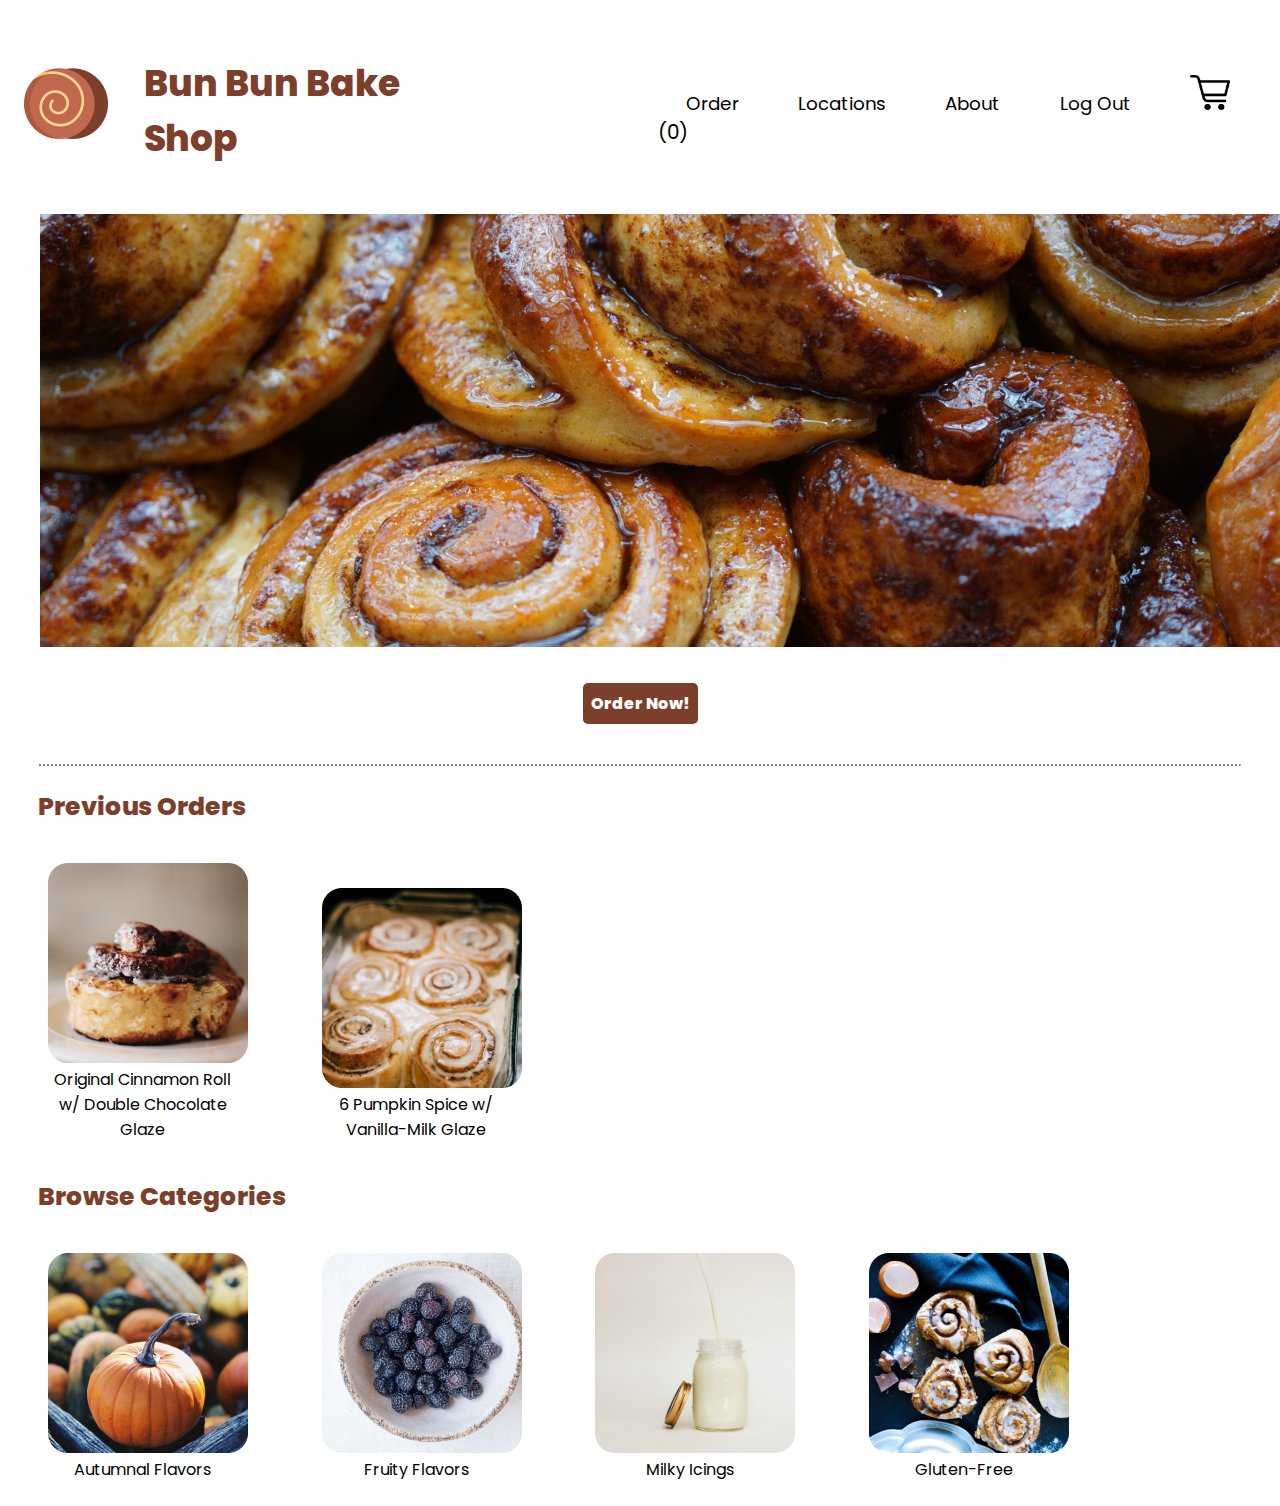
<file: index.html>
<!DOCTYPE html>
<html lang="en"> 

<head>
	<meta charset="UTF-8">
	<meta name="viewport" content="width=device-width, initial-scale=1.0">

	<!-- javascript -->
    <!-- <script src="assets/js/main.js" type="text/javascript"></script> -->

	<title>Bun Bun Bake Shop</title>

	<!-- Poppins font  -->
  	<link rel="preconnect" href="https://fonts.googleapis.com">
	<link rel="preconnect" href="https://fonts.gstatic.com" crossorigin>
	<link href="https://fonts.googleapis.com/css2?family=Poppins:wght@400;800&display=swap" rel="stylesheet">

	<!-- Logo and Name in Top Tab -->
	<link rel="shortcut icon" type="image/png" href="images/logo.png">
	
	<!-- css -->
	<link rel="stylesheet" type="text/css" href="assets/css/style.css">
	<!-- javascript -->
    <script src="assets/js/main.js" type="text/javascript"></script>
</head>
<body onload="onLoad()">
	<header>


	<!-- Logo -->
		<div id="topbar">
			<div><a href="index.html" class="title" id="title-image"><img src="images/logo.png" alt="Logo"/></a></div>
			<div><a href="index.html" class="title" id="title-text">Bun Bun Bake Shop</a>
		</div>
		

	<!-- Nav -->
			<div>
				<nav>
					<ul>
						<li><a href="product-browsing.html">Order</a></li>
						<li>Locations</li>
						<li>About</li>
						<li>Log Out</li>
						<li><a href="cart.html"><img class="icon" src="images/cart.png" alt="Cart"/></a><span class="cart-amount">(0)</span></li>
					</ul>
				</nav>
			</div>
		</div>
	</header>

	<!-- Home -->
	<div id="home-pic">
		<div><img src="images/home.png" alt="Cinnamon Rolls" /></div>
	</div>

	<!-- Order Now Button -->
	<div id="order-button">
		<div><button type="button">Order Now!</button></div>
	</div>

	<!-- Border -->

	<hr>

	<!-- Previous Orders -->
	<h2>Previous Orders </h2>

	<div id="previous-orders">
		<figure>
 			<img src="images/original.png" alt="1 Original w/ Double Chocolate Glaze" />
 			<figcaption>Original Cinnamon Roll w/ Double Chocolate Glaze</figcaption>
		</figure>

		<figure>
 			<img src="images/pumpkinspice.png" alt="6 Pumpkin Spice w/ Vanilla-Milk Glaze" />
 			<figcaption>6 Pumpkin Spice w/ Vanilla-Milk Glaze</figcaption>
		</figure>
	</div>


	<!-- Categories -->
	<h2>Browse Categories </h2>
		<div id="browse-categories">

			<figure>
	 			<img src="images/autumnal.png" alt="Autumnal Flavors" />
	 			<figcaption>Autumnal Flavors</figcaption>
			</figure>

			<figure>
	 			<img src="images/fruity.png" alt="Fruity Flavors" />
	 			<figcaption>Fruity Flavors</figcaption>
			</figure> 

			<figure>
	 			<img src="images/milky.png" alt="Milky Icings" />
	 			<figcaption>Milky Icings</figcaption>
			</figure>

			<figure>
	 			<img src="images/gf.png" alt="Gluten-Free" />
	 			<figcaption>Gluten-Free</figcaption>
			</figure>

		</div>

</body>

</html>
</file>
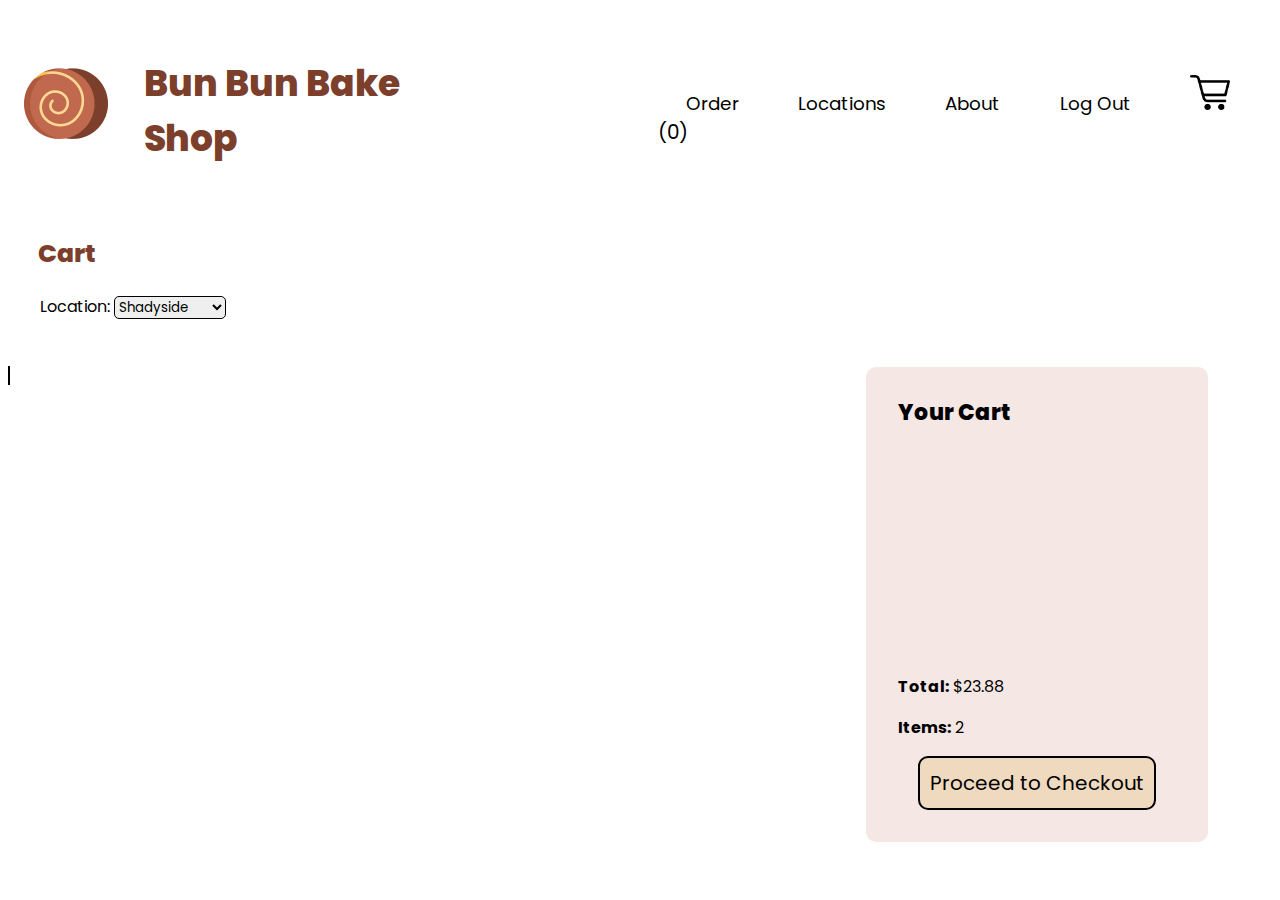
<file: cart.html>
<!DOCTYPE html>
<html lang="en"> 

<head>
	<meta charset="UTF-8">
	<meta name="viewport" content="width=device-width, initial-scale=1.0">

	<title>Bun Bun Bake Shop</title>

	<!-- Poppins font  -->
  	<link rel="preconnect" href="https://fonts.googleapis.com">
	<link rel="preconnect" href="https://fonts.gstatic.com" crossorigin>
	<link href="https://fonts.googleapis.com/css2?family=Poppins:wght@400;800&display=swap" rel="stylesheet">

	<!-- Logo and Name in Top Tab -->
	<link rel="shortcut icon" type="image/png" href="images/logo.png">
	
	<!-- css -->
	<link rel="stylesheet" type="text/css" href="assets/css/style.css">
	<!-- javascript -->
    <script src="assets/js/main.js"></script>
</head>

<body onload="onLoadCart()">
	<script src="assets/js/main.js"></script>
	<header>


	<!-- Logo -->
		<div id="topbar">
			<div><a href="index.html" class="title" id="title-image"><img src="images/logo.png" alt="Logo"/></a></div>
			<div><a href="index.html" class="title" id="title-text">Bun Bun Bake Shop</a></div>
		

	<!-- Nav -->
			<div>
				<nav>
					<ul>
						<li><a href="product-browsing.html">Order</a></li>
						<li>Locations</li>
						<li>About</li>
						<li>Log Out</li>
						<li><a href="cart.html"><img class="icon" src="images/cart.png" alt="Cart"/></a><span class="cart-amount">(0)</span></li>
					</ul>
				</nav>
			</div>

		</div>
	</header>

	<h2>Cart</h2>

	<!-- Location Dropdown -->

	<div id="locations_dropdown">

		<label>Location:</label>

		<select name="locations" id="locations_options">
		  <option value="volvo">Shadyside</option>
		  <option value="saab">East Liberty</option>
		  <option value="mercedes">Lawrenceville</option>
		  <option value="audi">Downtown</option>
		</select>
		<br>
	</div>

	<!-- Summary Card -->
	
	<div id="summary-card">
		<h4> Your Cart </h4>
		<div id="summary-card-items-list"></div>
		<p id="cart-total"><strong>Total:</strong> $23.88</p>
		<p id="cart-item-count"><strong>Items:</strong> 2</p>
		<button id="checkout-btn">
			Proceed to Checkout
		</button>
		
	</div>

	<div id="individual-items-in-cart"></div>

<!-- 

	<div id="individual-items-in-cart">
		<div class="product_details_and_image">
			<img class="cart-image" src="images/original.png" alt="Orginal Cinnamon Roll" />

			<div class="product_details">

				<span class="product-in-cart-title">Original Cinnamon Roll</span>
				&emsp;&emsp;&emsp;&emsp;&emsp;&emsp;&emsp;&emsp;
				&emsp;&emsp;&emsp;&emsp;&emsp;&emsp;&emsp;&emsp;

				<span>$1.99</span>
				
		
				<div class="glazing_dropdown">
					<br>
					<label>Glazing:</label>

					<select name="glazing" class="glazing_options">
					  <option value="none">None</option>
					  <option value="sugar-milk">Sugar-Milk</option>
					  <option value="vanilla-milk">Vanilla-Milk</option>
					  <option value="double-chocolate">Double Chocolate</option>
					</select>
				</div>


				<br>



				<div class="quantity_dropdown">

					<label>Qty:</label>

					<select name="quantity" class="quantity_options">
					  <option value="1">1</option>
					  <option value="3">3</option>
					  <option value="6">6</option>
					  <option value="12">12</option>
					</select>
				</div>


				<br>
				<button class="remove-from-cart-btn">Remove</button>
			</div>

		</div>

		<br><br>

		<hr class="cart-border">
		<br><br>


		<div class="product_details_and_image">
			<img class= "cart-image" src="images/pumpkinspice.png" alt="Pumpkin Spice Cinnamon Roll" />

			<div class="product_details">

				<span class="product-in-cart-title">Pumpkin Spice Roll</span>
				&emsp;&emsp;&emsp;&emsp;&emsp;&emsp;&emsp;&emsp;&emsp;
				&emsp;&emsp;&emsp;&emsp;&emsp;&emsp;&emsp;&emsp;&emsp;

				<span>$23.88</span>
				

				<div class="glazing_dropdown">
					<br>
					<label>Glazing:</label>

					<select name="glazing" class="glazing_options">
					  <option value="vanilla-milk">Vanilla-Milk</option>
					  <option value="none">None</option>
					  <option value="sugar-milk">Sugar-Milk</option>
					  <option value="double-chocolate">Double Chocolate</option>
					</select>
				</div>


				<br>



				<div class="quantity_dropdown">

					<label>Qty:</label>

					<select name="quantity" class="quantity_options">
					  <option value="6">6</option>
					  <option value="1">1</option>
					  <option value="3">3</option>
					  <option value="12">12</option>
					</select>
				</div>


				<br>
				<button class="remove-from-cart-btn">Remove</button>
			</div>

		</div>

		<br><br>

		<hr class="cart-border">
		<br><br>
	</div> -->

</body>

</html>
</file>
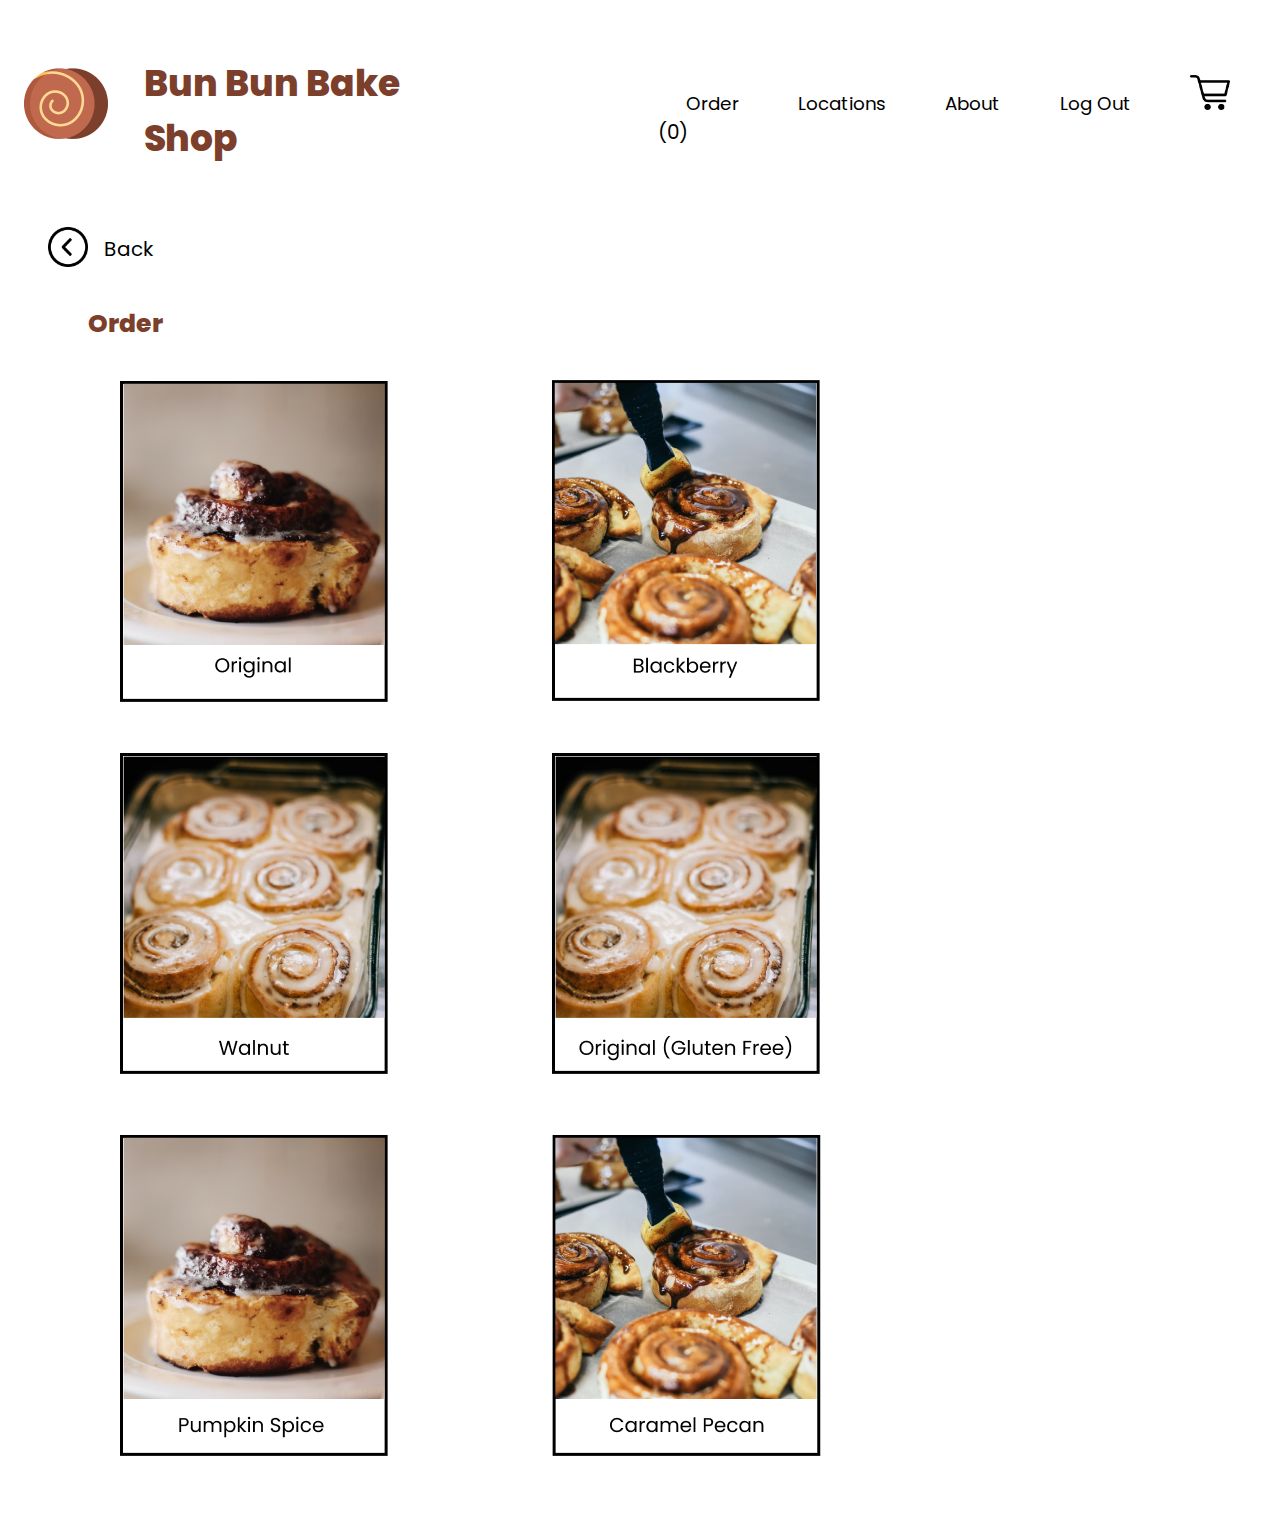
<file: product-browsing.html>
<!DOCTYPE html>
<html lang="en"> 

<head>
	<meta charset="UTF-8">
	<meta name="viewport" content="width=device-width, initial-scale=1.0">
	<title>Bun Bun Bake Shop</title>

	<!-- Poppins font  -->
  	<link rel="preconnect" href="https://fonts.googleapis.com">
	<link rel="preconnect" href="https://fonts.gstatic.com" crossorigin>
	<link href="https://fonts.googleapis.com/css2?family=Poppins:wght@400;800&display=swap" rel="stylesheet">

	<!-- Logo and Name in Top Tab -->
	<link rel="shortcut icon" type="image/png" href="images/logo.png">

	<!-- css -->
	<link rel="stylesheet" type="text/css" href="assets/css/style.css">
	<!-- javascript -->
    <script src="assets/js/main.js"></script>
    
</head>
<body onload="onLoad()">
	<header>


	<!-- Logo -->
		<div id="topbar">
			<div><a href="index.html" class="title" id="title-image"><img src="images/logo.png" alt="Logo"/></a></div>
			<div><a href="index.html" class="title" id="title-text">Bun Bun Bake Shop</a></div>
		

	<!-- Nav -->
			<div>
				<nav>
					<ul>
						<li><a href="product-browsing.html">Order</a></li>
						<li>Locations</li>
						<li>About</li>
						<li>Log Out</li>
						<li><a href="cart.html"><img class="icon" src="images/cart.png" alt="Cart"/></a><span class="cart-amount">(0)</span></li>
					</ul>
				</nav>
			</div>
		</div>
	</header>

	<!-- Back -->
	<div id="back">
		<div><a href="index.html"><img class="icon" id="back-icon" src="images/back.png" alt="Back"/></a></div>
		<div id="back-text"><p><a href="index.html">Back</a></p></div>
	</div>

	<!-- Different Cinnamon Roll Flavors -->
	<h2 class="page_header">Order</h2>
	<div id="items">

			<!-- Original -->
			<figure>
	 			<a href="product-detail.html"><img src="images/original_item.png" alt="Original" /></a>
			</figure>


			<!-- Blackberry -->
			<figure>
	 			<img src="images/blackberry_item.png" alt="Blackberry" />
			</figure>


			<!-- Walnut -->
			<figure>
	 			<img src="images/walnut_item.png" alt="Walnut" />
			</figure>


			<!-- Gluten-Free -->
			<figure>
	 			<img src="images/gf_item.png" alt="Gluten-Free" />
			</figure>


			<!-- Pumpkin Spice  -->
			<figure>
	 			<img src="images/pumpkinspice_item.png" alt="Pumpkin Spice" />
			</figure>


			<!-- Caramel Pecan -->
			<figure>
	 			<img src="images/caramelpecan_item.png" alt="Caramel Pecan" />
			</figure>


		</div>


</body>

</html>
</file>
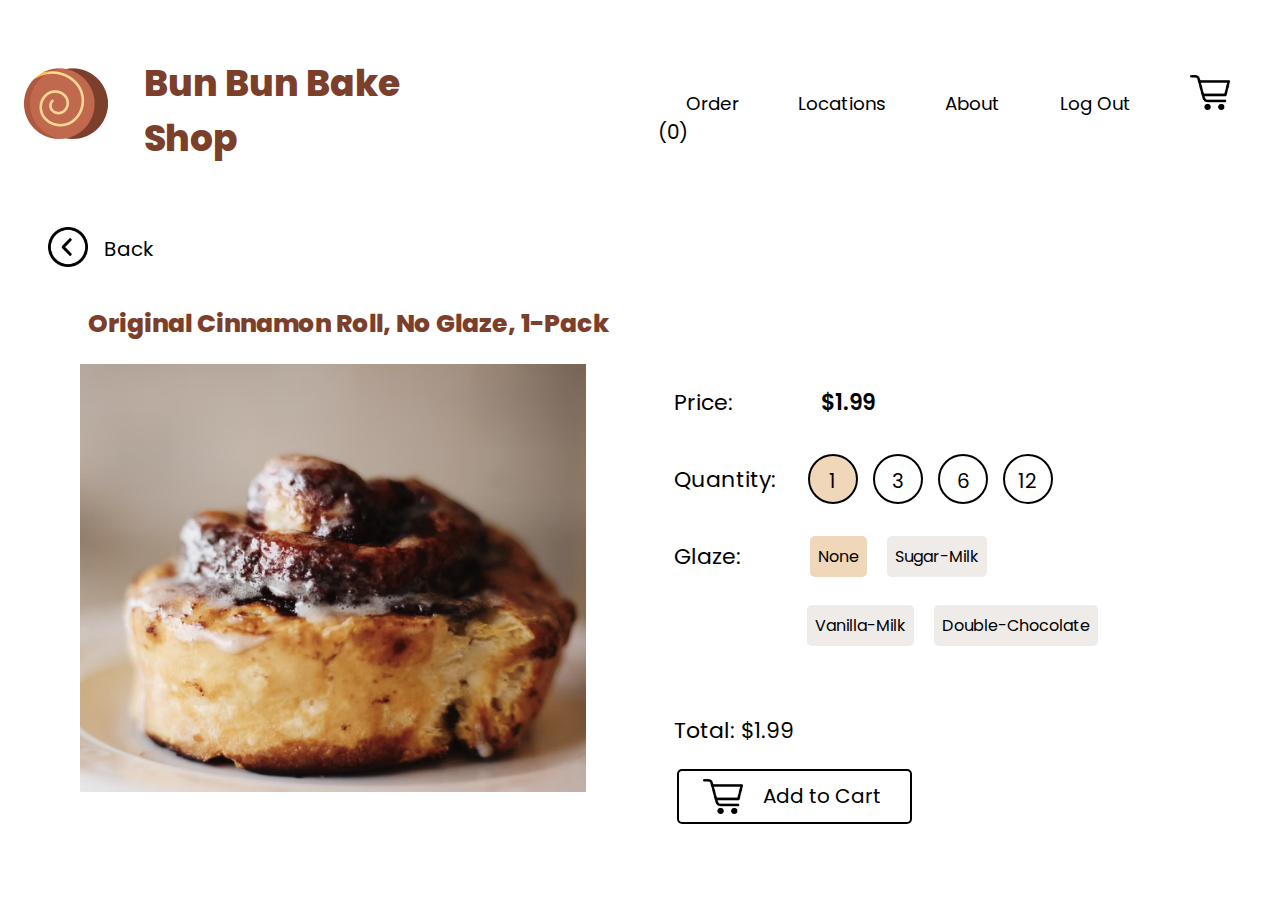
<file: product-detail.html>
<!DOCTYPE html>
<html lang="en"> 

<head>
	<meta charset="UTF-8">
	<meta name="viewport" content="width=device-width, initial-scale=1.0">
	<title>Bun Bun Bake Shop</title>

	<!-- Poppins font  -->
  	<link rel="preconnect" href="https://fonts.googleapis.com">
	<link rel="preconnect" href="https://fonts.gstatic.com" crossorigin>
	<link href="https://fonts.googleapis.com/css2?family=Poppins:wght@400;800&display=swap" rel="stylesheet">

	<!-- Logo and Name in Top Tab -->
	<link rel="shortcut icon" type="image/png" href="images/logo.png">

	<!-- css -->
	<link rel="stylesheet" type="text/css" href="assets/css/style.css">
	<!-- javascript -->
    <script src="assets/js/main.js" type="text/javascript"></script>

</head>
<body onload="onLoadProductDetail()">
	<header>


	<!-- Logo -->
		<div id="topbar">
			<div><a href="index.html" class="title" id="title-image"><img src="images/logo.png" alt="Logo"/></a></div>
			<div><a href="index.html" class="title" id="title-text">Bun Bun Bake Shop</a></div>
		

	<!-- Nav -->
			<div>
				<nav>
					<ul>
						<li><a href="product-browsing.html">Order</a></li>
						<li>Locations</li>
						<li>About</li>
						<li>Log Out</li>
						<li><a href="cart.html"><img class="icon" src="images/cart.png" alt="Cart"/></a><span class="cart-amount">(0)</span></li>
					</ul>
				</nav>
			</div>
		</div>
	</header>


	<!-- Back -->
	<div id="back">
		<div><a href="product-browsing.html"><img class="icon" id="back-icon" src="images/back.png" alt="Back"/></a></div>
		<div id="back-text"><p><a href="index.html">Back</a></p></div>
	</div>

	<!-- Header -->
	<h2 id="product_name_title" class="page_header">Original Cinnamon Roll, No Glaze, 1-Pack</h2>

	<div class="product_details_and_image">
		
		<!-- Cinnamon Roll Picture -->
		<img id="product_detail_image" src="images/original_large.png" alt="Original Roll" />

		<div class="product_details">

			<!-- Price -->
			<div class="product_detail_info">
				<p>Price:</p>
				<div id="price"><p>$1.99</p></div>
			</div>

			<!-- Choose Quantity -->
			<div class="product_detail_info">
				<p>Quantity:</p>
				<div id="first_quantity">
					<button class="quantity_button" id="one" onclick="selectQuantityOne()">1</button>
				</div>
				<div>
					<button class="quantity_button" id="three" onclick="selectQuantityThree()">3</button>
				</div>
				<div>
					<button class="quantity_button" id="six" onclick="selectQuantitySix()">6</button>
				</div>
				<div>
					<button class="quantity_button" id="twelve" onclick="selectQuantityTwelve()">12</button>
				</div>

			</div>

			<!-- Choose Glaze -->
			<div class="product_detail_info">
				<p>Glaze:</p>

			<!-- First Row of  Glaze Options -->
				<div id="first_glaze">
					<button class="glaze_button" id="none" onclick="selectNoGlaze()">None</button>
				</div>
				<div>
					<button class="glaze_button" id="sm" onclick="selectSMGlaze()">Sugar-Milk</button>
				</div>
			</div>

			<!-- Second Row of  Glaze Options -->
			<div class="product_detail_info">
				<div id="glaze_second_row">
					<button class="glaze_button" id="vm" onclick="selectVMGlaze()">Vanilla-Milk</button>
				</div>
				<div>
					<button class="glaze_button" id="dc" onclick="selectDCGlaze()">Double-Chocolate</button>
				</div>
			</div>


			<br><br>
			<!-- Total -->
			<div id="product_total_price"><p>Total: $1.99</p></div>

			<!-- Add to Cart Button -->
			<div>
				<button onclick="addToCart()" type="button" id="add_to_cart_btn">
					<!-- Note: divs are not allowed in buttons, but this is necessary to style the button properly -->
					<div id="cart_btn_contents">
						<img class="icon" src="images/cart.png" alt="Cart"/>
						<div class="indented_one_tab" id="add_to_cart_btn_text">Add to Cart</div>
					</div>
				</button> 
			</div>
		</div> 
	</div>
	<br><br><br><br><br>
</body>
</html>
</file>
<file: assets/css/style.css>
/* Back */
 
#back {
	align-items: center;
	display: flex;	
}

#back-icon {
	margin-left: 40px;
	margin-right: 1em;
}

#back-text {
	font-size: 20px;
}

#back-text a {
	text-decoration: none;
}

#back-text a:visited {
	color: black;
	text-decoration: none;	
}

/* Cart */

#add_to_cart_btn {
	color: black;
	background-color: #FFFFFF; 
  	border: 2px solid black;
  	border-radius: 5px;
  	font-family: 'Poppins', sans-serif;
  	font-size: 16px;
	font-weight: 400;
	margin-left: 5.7em;
	text-align: center;
  	text-decoration: none;
	padding: 0.5em;
  	width: 45%; 	
}


#add_to_cart_btn:hover  {
  background: #E6C3B8;
}

#add_to_cart_btn:active {
  background: #E5D7D3;
}

#add_to_cart_btn_text {
	font-size: 20px;
}

#cart_btn_contents {
	align-items: center;
	display: flex;	
}

.cart-amount {
	display: inline;
}

.cart-border {
	border-top: solid 1px;
	margin-left: 2em;
	width:60%;
}

.cart-image {
	padding-left: 1.5em;
}

#cart-total {
	vertical-align: middle;
}

#checkout-btn {	
	color: black;
	background-color: #EFD9BF; 
  	border: 2px solid black;
  	border-radius: 10px;
  	font-family: 'Poppins', sans-serif;
  	font-size: 20px;
	font-weight: 400;
	text-align: center;
  	text-decoration: none;	
  	vertical-align: middle;
}

#individual-items-in-cart {
	border: 1px solid;
	display: inline;
 	position: relative;
	width: 67%;
}

.product-in-cart-title {
	margin-left: 4.7em;
}

.remove-from-cart-btn {
	background-color: white;
	border: none;
	color: black;
	font-family: 'Poppins', sans-serif;
	font-size: 15px;
	font-weight: 400;
	margin: 0;
	text-decoration: underline;
	padding-left: 6.4em;
}

.remove-from-cart-btn:hover {
	color: #E6C3B8;
}

.remove-from-cart-btn:active {
	color: #C0694E;
}

#summary-card {
	background-color: #F5E7E3;
	border-radius: 10px;
	float: right;
	height: 100%;
	margin-left: 2em;
	margin-right: 4em;
	padding: 0em 2em 2em 2em;
	width: 22%;
}

/* learned scrrollbar from:
https://stackoverflow.com/questions/1202425/making-the-main-scrollbar-always-visible
*/
#summary-card-items-list {
	height: 200px;
	overflow: -moz-scrollbars-vertical; 
	overflow-y: scroll;
}
::-webkit-scrollbar {
  -webkit-appearance: none;
  width: 4px;
}
::-webkit-scrollbar-thumb {
  border-radius: 4px;
  background-color: rgba(0, 0, 0, .5);
  -webkit-box-shadow: 0 0 1px rgba(255, 255, 255, .5);
}

/* Dropdowns */

.glazing_dropdown {
	font-family: 'Poppins', sans-serif;
	padding-left: 6em;	
}

.glazing_options {
	border: 1.25px solid black;
	border-radius: 5px;
	font-family: 'Poppins', sans-serif;
}


#locations_dropdown {
	font-family: 'Poppins', sans-serif;
	margin-left: 2em;
	padding-bottom: 3em;
}

#locations_options {
	border: 1.25px solid black;
	border-radius: 5px;
	font-family: 'Poppins', sans-serif;
}


.quantity_dropdown {
	font-family: 'Poppins', sans-serif;
	padding-left: 6em;	
}

.quantity_options {
	border: 1.25px solid black;
	border-radius: 5px;
	font-family: 'Poppins', sans-serif;
}

/* Icons */
.icon {
    height: auto;
    width: 40px;
}

/* Indented */
.indented_one_tab {
	margin-left: 1em;
}

.page_header {
	margin-left: 2em;
}

/* Items on Product Browsing Page */

#items {
	align-items: center;
	display: block;	
  	margin-left: auto;
  	margin-right: auto;
  	padding-bottom: 2em;
	vertical-align: top; /* so all figures are vertically aligned at the top*/
  	width: 95%;
}

#items figure {
	margin-left: 5em;
	margin-right: 5em;
	max-width: 100%;
}

/* Main Picture on Home */

#home-pic {
	align-items: center;
	display: block;
	height: 100%;
  	margin-left: auto;
  	margin-right: auto;
  	padding-bottom: 2em;
  	width: 95%;
}

/* Order Button */

#order-button {
  	padding-bottom: 2em;
}

/* Product Details */

#first_glaze {
	margin-left: 3.7em;
}


#first_quantity {
	margin-left: 2em;
}

#glaze_second_row {
	margin-left: 13.2em;
}

#none {
	background: #F0D7B9;
}

#one {
	background: #F0D7B9;
}

#price {
	font-weight: 600;
}

.product_details img {
	margin-left: 1em;
}

.product_details p {
	font-size: 22px;
	margin-left: 4em;
}

.product_details_and_image {
	display: flex;
}


#product_detail_image {
	display: block;
	margin-left: 4.5em;
	padding-bottom: 2em;
  	width: 40%;
}

.glaze_button {
	align-items: center;
	background-color: #EEEBE9; 
  	border-color: black; 
  	border-radius: 5px;
  	color: black;
	display: block;
	font-family: 'Poppins', sans-serif;
	font-weight: 400;
  	font-size: 16px;
  	height: 10%;
  	margin: 10px;
  	text-align: center;
  	text-decoration: none;
}

.product_detail_info {
	align-items: center;
	display: flex;	
}

.quantity_button {
	color: black;
	background-color: white; 
	border: black solid 2px;
	border-radius: 50%;
	display:block;
	font-size: 20px;
	font-weight: 400;
  	height: 50px;
  	margin-right: 0.75em;
  	width: 50px;
}

/* Sections on Home */

#browse-categories {
	vertical-align: top /* so all figures are vertically aligned at the top*/
}


#previous-orders {
	vertical-align: top /* so all figures are vertically aligned at the top*/
}

/* Top Row */

.title {
	color: #7C3F2C;
	font-family: 'Poppins', sans-serif;
	font-weight: 800;
	font-size: 2.25em;
	padding-right: 5em;
	text-decoration: none;
	
}

.title a {
	color: #7C3F2C;
	text-decoration: none;
}

#topbar {
	align-items: center;
	display: flex;
	padding: 3em 1em;
}

#title-image {
	padding-right: 1em;
	height: 100%;
	width: 100%;
}

/* Built-In */
a {
	color: black;
}
button {
	align-items: center;
	background-color: #7C3F2C; 
  	border: none;
  	border-radius: 5px;
  	color: white;
	display: block;
	font-family: 'Poppins', sans-serif;
	font-weight: 800;
  	font-size: 16px;
  	margin-left: auto;
  	margin-right: auto;
  	padding: 0.5em;
  	text-align: center;
  	text-decoration: none;
}
figcaption {
	caption-side:bottom;
	display: inline-block;
	font-family: 'Poppins', sans-serif;
	max-width: 100%;
}

figure {
    display: inline-block;
    max-width: 15%; 
    text-align: center;  
}

hr {
	border-top: dotted 2px;
	width: 95%;
}


h2 {
	padding-left: 1.2em;
	color: #7C3F2C;
	font-family: 'Poppins', sans-serif;
  	font-size: 25px;
  	font-weight: 800;
}

h4 {
	font-size: 22px;
	font-family: 'Poppins', sans-serif;
  	font-weight: 800;
}

nav {
	align-items: center;
	display: flex;
	padding-left: 5px;	
}

nav a {
	color: black;
	text-decoration: none;
}

nav a:visited {
	color: black;
}

nav ul {
	list-style-type: none;
 	margin: 0;
 	padding: 0;
}

nav li {
	display: inline;
	font-family: 'Poppins', sans-serif;
	font-size: 1.15em;
	padding: 1em 1.5em;	
}


span {
	font-family: 'Poppins', sans-serif;
	font-size: 20px;
}

p {
	font-family: 'Poppins', sans-serif;
}
</file>
